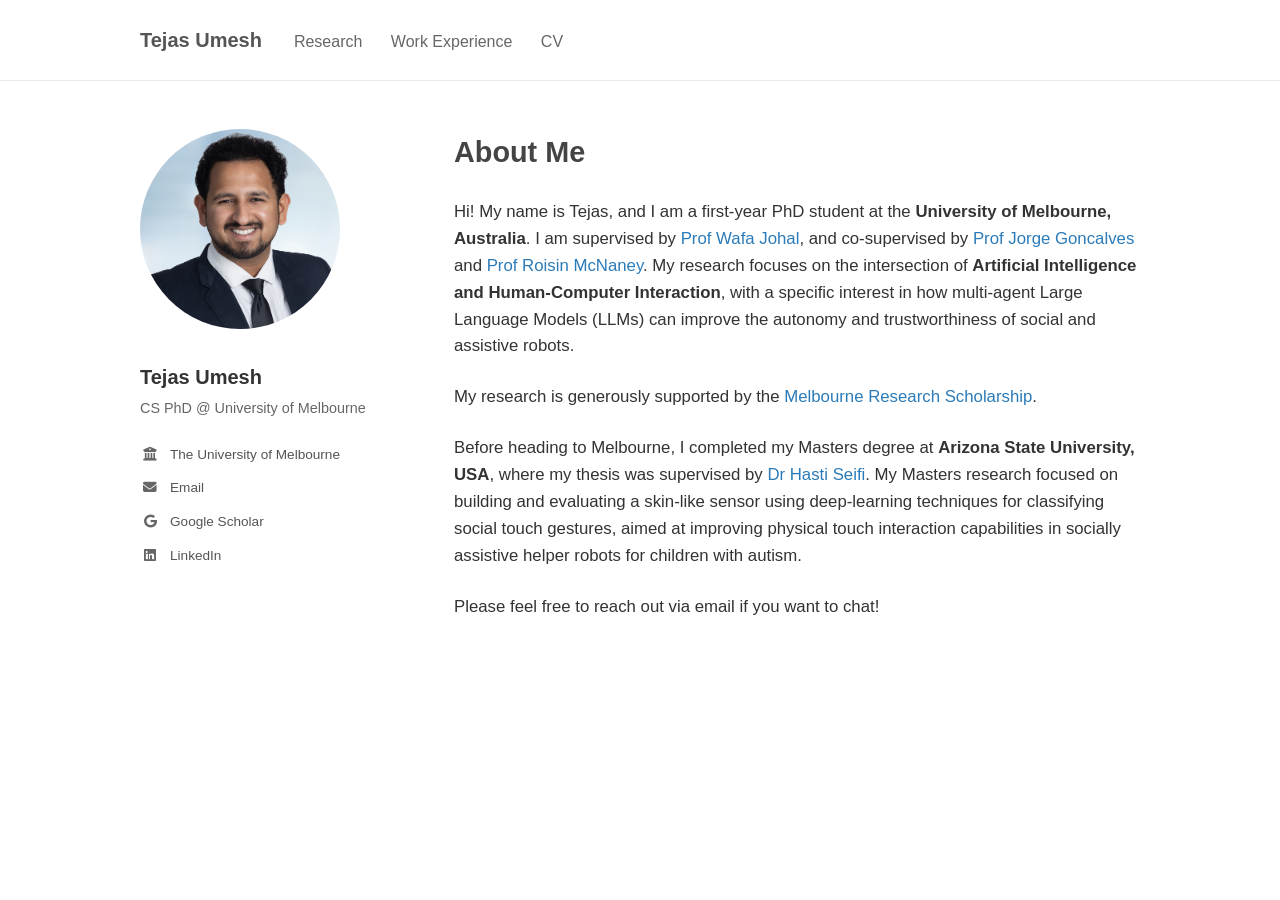
<file: index.html>
<!DOCTYPE html>
<html lang="en">
<head>
    <meta charset="UTF-8">
    <meta name="viewport" content="width=device-width, initial-scale=1.0">
    <title>Tejas Umesh - Academic Profile</title>
    <link rel="stylesheet" href="style.css">
    <link rel="stylesheet" href="https://cdnjs.cloudflare.com/ajax/libs/font-awesome/6.4.0/css/all.min.css">
</head>
<body>
    <header>
        <div class="header-container">
            <h1 class="header-name">Tejas Umesh</h1>
            <nav>
                <a href="research.html">Research</a>
                <a href="workexp.html">Work Experience</a>
                <a href="https://drive.google.com/file/d/1lEvrztrpAwd1dstEohOPXPDWOt3sxBSe/view?usp=sharing"target="_blank">CV</a>
            </nav>
        </div>
    </header>

    <main class="container">
        <aside class="sidebar">
            <img src="profile.jpg" alt="Tejas Umesh" class="profile-pic">
            <h2 class="sidebar-name">Tejas Umesh</h2>
            <p class="sidebar-title">CS PhD @ University of Melbourne</p>
            
            <ul class="sidebar-links">
                <li><i class="fas fa-university"></i> The University of Melbourne</li>
                <li><i class="fas fa-envelope"></i> <a href="mailto:tejas.umesh@student.unimelb.edu.au"target="_blank">Email</a></li>
                <li><i class="fab fa-google"></i> <a href="https://scholar.google.com/citations?user=kW4x2ZUAAAAJ&hl=en"target="_blank">Google Scholar</a></li>
                <li><i class="fab fa-linkedin"></i> <a href="https://www.linkedin.com/in/tejas-umesh"target="_blank">LinkedIn</a></li>
            </ul>
        </aside>

        <section class="content">
            <h1 class="section-title">About Me</h1>
            <p>
                Hi! My name is Tejas, and I am a first-year PhD student at the 
                <strong>University of Melbourne, Australia</strong>. I am supervised by <a href="https://findanexpert.unimelb.edu.au/profile/892823-wafa-johal" target="_blank" style="color: #2b7bb9;">Prof Wafa Johal</a>, and co-supervised by 
                <a href="https://findanexpert.unimelb.edu.au/profile/803639-jorge-goncalves" target="_blank" style="color: #2b7bb9;">Prof Jorge Goncalves</a> and <a href="https://findanexpert.unimelb.edu.au/profile/1117121-roisin-mcnaney" target="_blank" style="color: #2b7bb9;">Prof Roisin McNaney</a>. My research focuses on the intersection of 
                <strong>Artificial Intelligence and Human-Computer Interaction</strong>, with a specific interest in
                how multi-agent Large Language Models (LLMs) can improve the autonomy and trustworthiness of social and assistive robots.
                </p>
                <p>
                My research is generously supported by the <a href="https://scholarships.unimelb.edu.au/awards/melbourne-research-scholarship" target="_blank" style="color: #2b7bb9;">Melbourne Research Scholarship</a>.
                </p>
            <p>
                Before heading to Melbourne, I completed my Masters degree at <strong>Arizona State University, USA</strong>, where
                my thesis was supervised by <a href="https://hastiseifi.com/" target="_blank" style="color: #2b7bb9;">Dr Hasti Seifi</a>. My Masters research focused on 
                building and evaluating a skin-like sensor using deep-learning techniques for
                classifying social touch gestures, aimed at improving physical touch interaction capabilities in socially 
                assistive helper robots for children with autism. 
            </p>
            
            <p>
            Please feel free to reach out via email if you want to chat!
            </p>

        </section>
    </main>
</body>
</html>
</file>
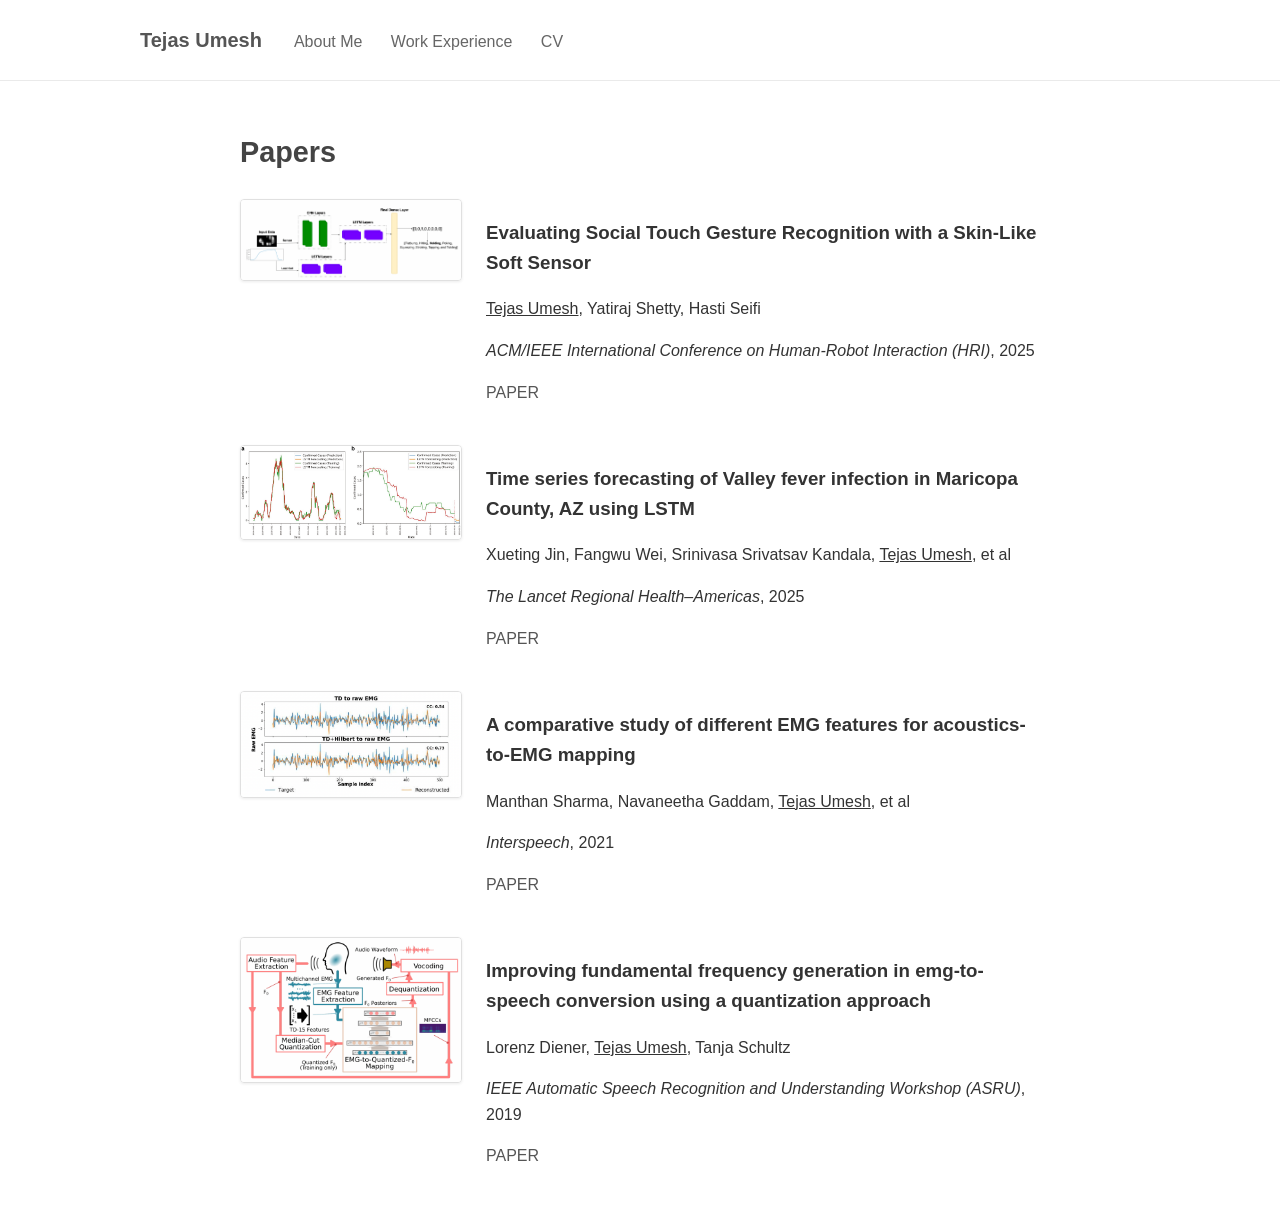
<file: research.html>
<!DOCTYPE html>
<html lang="en">
<head>
    <meta charset="UTF-8">
    <meta name="viewport" content="width=device-width, initial-scale=1.0">
    <title>Tejas Umesh - Research</title>
    <link rel="stylesheet" href="style.css">
</head>
<body>
    <header>
        <div class="header-container">
            <h1 class="header-name">Tejas Umesh</h1>
            <nav>
                <a href="index.html">About Me</a>
                <a href="workexp.html">Work Experience</a>
                <a href="https://drive.google.com/file/d/1lEvrztrpAwd1dstEohOPXPDWOt3sxBSe/view?usp=sharing"target="_blank">CV</a>
            </nav>
        </div>
    </header>

    <main class="container" style="display: block; max-width: 800px;">
        <h1 class="section-title">Papers</h1>

        <div class="publication">
            <img src="thumb1.png" alt="Thumbnail for Paper 1" class="pub-thumb">
            <div class="pub-details">
                <h3 class="pub-title">Evaluating Social Touch Gesture Recognition with a Skin-Like Soft Sensor</h3>
                <p class="pub-authors"><u>Tejas Umesh</u>, Yatiraj Shetty, Hasti Seifi</p>
                <p class="pub-venue"><em>ACM/IEEE International Conference on Human-Robot Interaction (HRI)</em>, 2025</p>
                <div class="pub-links">
                    <a href="https://ieeexplore.ieee.org/document/10974131/"target="_blank" class="pub-btn">PAPER</a>
                </div>
            </div>
        </div>

        <div class="publication">
            <img src="thumb2.jpg" alt="Thumbnail for Paper 2" class="pub-thumb">
            <div class="pub-details">
                <h3 class="pub-title">Time series forecasting of Valley fever infection in Maricopa County, AZ using LSTM</h3>
                <p class="pub-authors">Xueting Jin, Fangwu Wei, Srinivasa Srivatsav Kandala, <u>Tejas Umesh</u>, et al </p>
                <p class="pub-venue"><em>The Lancet Regional Health–Americas</em>, 2025</p>
                <div class="pub-links">
                    <a href="https://www.thelancet.com/journals/lanam/article/PIIS2667-193X(25)00020-1/fulltext" target="_blank"class="pub-btn">PAPER</a>
                </div>
            </div>
        </div>

        <div class="publication">
            <img src="thumb3.png" alt="Thumbnail for Paper 3" class="pub-thumb">
            <div class="pub-details">
                <h3 class="pub-title">A comparative study of different EMG features for acoustics-to-EMG mapping</h3>
                <p class="pub-authors">Manthan Sharma, Navaneetha Gaddam, <u>Tejas Umesh</u>, et al </p>
                <p class="pub-venue"><em>Interspeech</em>, 2021</p>
                <div class="pub-links">
                    <a href="https://www.isca-archive.org/interspeech_2021/sharma21_interspeech.html" target="_blank"class="pub-btn">PAPER</a>
                </div>
            </div>
        </div>

        <div class="publication">
            <img src="thumb4.png" alt="Thumbnail for Paper 4" class="pub-thumb">
            <div class="pub-details">
                <h3 class="pub-title">Improving fundamental frequency generation in emg-to-speech conversion using a quantization approach</h3>
                <p class="pub-authors">Lorenz Diener, <u>Tejas Umesh</u>, Tanja Schultz </p>
                <p class="pub-venue"><em>IEEE Automatic Speech Recognition and Understanding Workshop (ASRU)</em>, 2019</p>
                <div class="pub-links">
                    <a href="https://ieeexplore.ieee.org/abstract/document/9003804" target="_blank"class="pub-btn">PAPER</a>
                </div>
            </div>
        </div>
        
    </main>
</body>
</html>
</file>
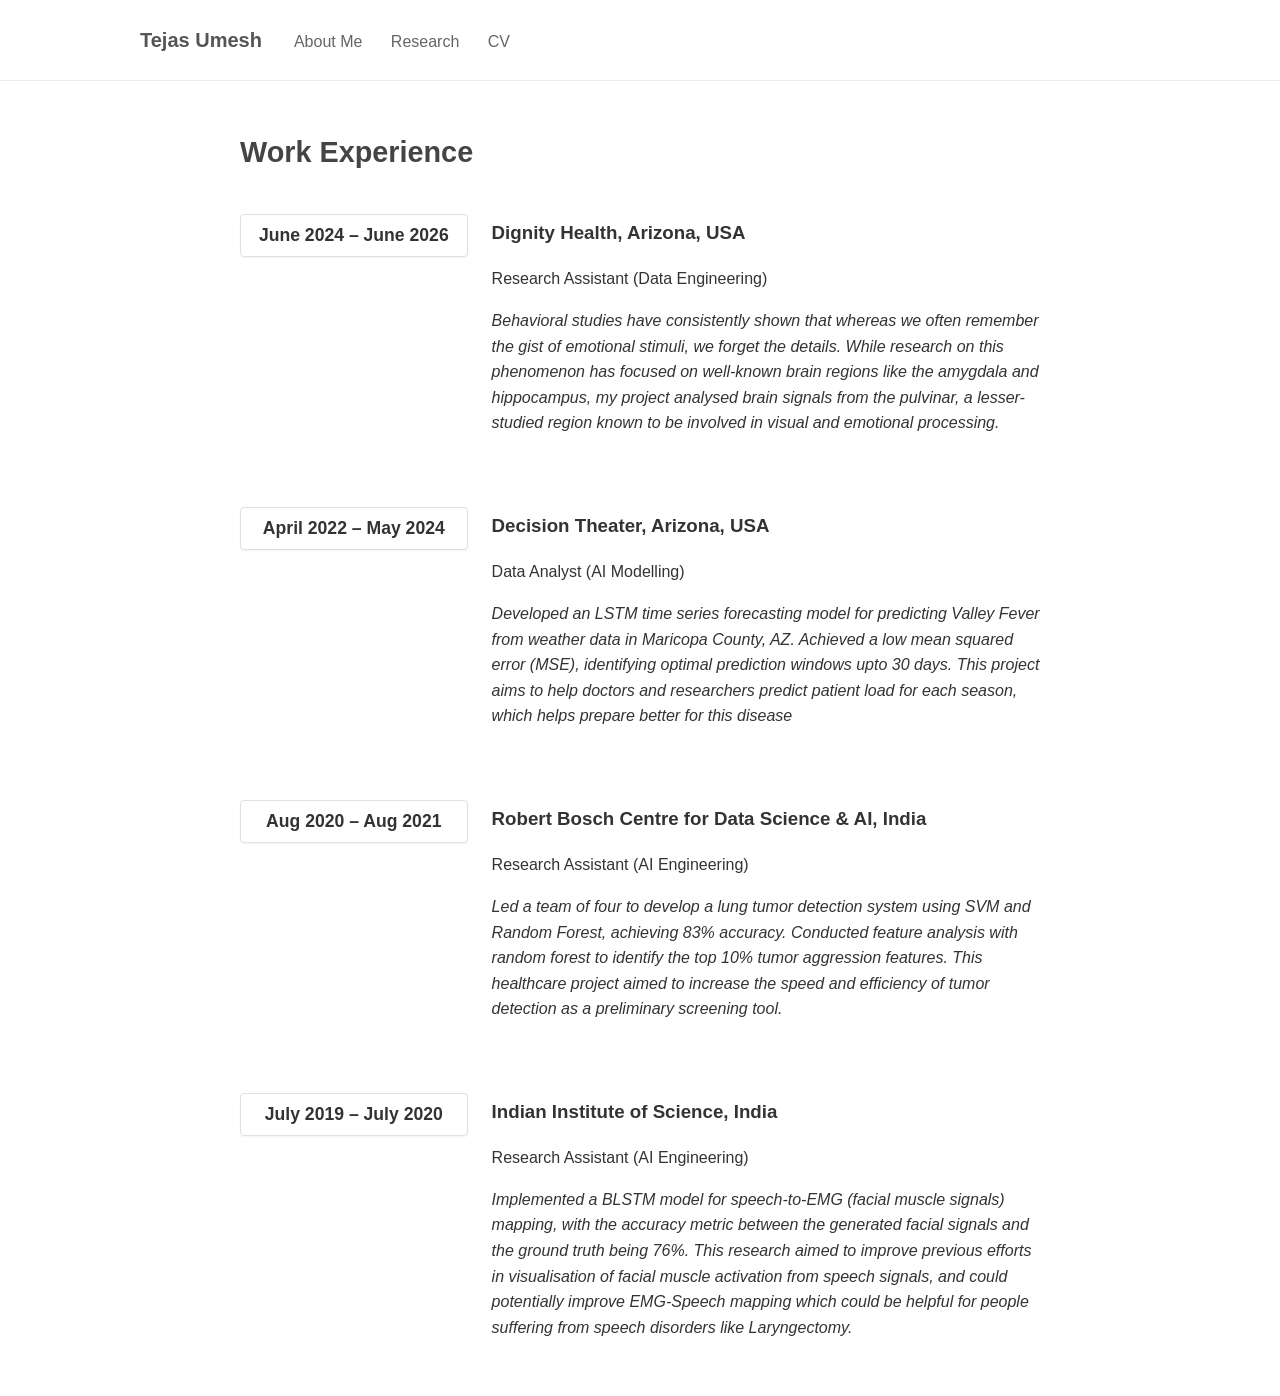
<file: workexp.html>
<!DOCTYPE html>
<html lang="en">
<head>
    <meta charset="UTF-8">
    <meta name="viewport" content="width=device-width, initial-scale=1.0">
    <title>Tejas Umesh - Work Experience</title>
    <link rel="stylesheet" href="style.css">
</head>
<body>
    <header>
        <div class="header-container">
            <h1 class="header-name">Tejas Umesh</h1>
            <nav>
                <a href="index.html">About Me</a>
               <a href="research.html">Research</a>
                <a href="https://drive.google.com/file/d/1lEvrztrpAwd1dstEohOPXPDWOt3sxBSe/view?usp=sharing"target="_blank">CV</a>
            </nav>
        </div>
    </header>

    <main class="container" style="display: block; max-width: 800px;">
    <h1 class="section-title">Work Experience</h1>
        <div class="publication">
            <!--
            <img src="workexp1.png" alt="Thumbnail for Paper 1" class="pub-thumb">
            -->
            <div class="date-badge">June 2024 – June 2026</div>
            <div class="pub-details">
                <h3 class="pub-title">Dignity Health, Arizona, USA</h3>
                <p class="pub-authors">Research Assistant (Data Engineering)</p>
                <p class="pub-venue"><em>
Behavioral studies have consistently shown that whereas we often remember the gist of emotional stimuli, we forget the details.
                While research on this phenomenon has focused on well-known brain regions like the amygdala and hippocampus, my project analysed brain signals from the pulvinar, a lesser-studied region known to be involved in visual and emotional processing.</em></p>
            </div>
        </div>

        <div class="publication">
            <!--
            <img src="workexp2.png" alt="Thumbnail for Paper 2" class="pub-thumb">
            -->
            <div class="date-badge">April 2022 – May 2024</div>
            <div class="pub-details">
                <h3 class="pub-title">Decision Theater, Arizona, USA</h3>
                <p class="pub-authors">Data Analyst (AI Modelling) </p>
                <p class="pub-venue"><em>Developed an LSTM time series forecasting model for predicting Valley Fever from weather data in Maricopa County,
AZ. Achieved a low mean squared error (MSE), identifying optimal prediction windows upto 30 days. This project aims
to help doctors and researchers predict patient load for each season, which helps prepare better for this disease</em></p>
            </div>
        </div>

        <div class="publication">
            <!--
            <img src="workexp3.png" alt="Thumbnail for Paper 3" class="pub-thumb">
            -->
            <div class="date-badge">Aug 2020 – Aug 2021</div>
            <div class="pub-details">
                <h3 class="pub-title">Robert Bosch Centre for Data Science & AI, India</h3>
                <p class="pub-authors">Research Assistant (AI Engineering)</p>
                <p class="pub-venue"><em>Led a team of four to develop a lung tumor detection system using SVM and Random Forest, achieving 83% accuracy. 
                  Conducted feature analysis with random forest to identify the top 10% tumor aggression features. This healthcare project aimed to increase the speed and efficiency of tumor detection as a preliminary screening tool.</em></p>
            </div>
        </div>

        <div class="publication">
            <!--
            <img src="workexp4.png" alt="Thumbnail for Paper 4" class="pub-thumb">
            -->
            <div class="date-badge">July 2019 – July 2020</div>
            <div class="pub-details">
                <h3 class="pub-title">Indian Institute of Science, India</h3>
                <p class="pub-authors">Research Assistant (AI Engineering)</p>
                <p class="pub-venue"><em>Implemented a BLSTM model for speech-to-EMG (facial muscle signals) mapping, with the accuracy metric between the generated facial signals and the ground truth being 76%. This research aimed to improve previous efforts in visualisation of facial muscle activation from
                speech signals, and could potentially improve EMG-Speech mapping which could be helpful for people suffering from speech disorders like Laryngectomy.</em></p>
            </div>
        </div>
        
    </main>
</body>
</html>
</file>
<file: style.css>
/* Base Styles & Typography */
:root {
    --text-color: #333333;
    --link-color: #555555;
    --hover-color: #000000;
    --bg-color: #ffffff;
    --border-color: #eaeaea;
}

body {
    font-family: -apple-system, BlinkMacSystemFont, "Segoe UI", Roboto, Helvetica, Arial, sans-serif;
    color: var(--text-color);
    background-color: var(--bg-color);
    line-height: 1.6;
    margin: 0;
    padding: 0;
}

a {
    color: var(--link-color);
    text-decoration: none;
}

a:hover {
    color: var(--hover-color);
    text-decoration: underline;
}

/* Header */
header {
    border-bottom: 1px solid var(--border-color);
    padding: 1.5rem 0;
    margin-bottom: 3rem;
}

.header-container {
    max-width: 1000px;
    margin: 0 auto;
    padding: 0 2rem;
    display: flex;
    align-items: baseline;
    gap: 2rem;
}

.header-name {
    font-size: 1.25rem;
    font-weight: 600;
    margin: 0;
    color: #555;
}

nav a {
    margin-right: 1.5rem;
    font-size: 1rem;
    color: #666;
}

/* Main Layout */
.container {
    max-width: 1000px;
    margin: 0 auto;
    padding: 0 2rem;
    display: flex;
    gap: 4rem;
}

/* Sidebar */
.sidebar {
    flex: 0 0 250px;
}

.profile-pic {
    width: 200px;
    height: 200px;
    border-radius: 50%;
    object-fit: cover;
    margin-bottom: 1.5rem;
}

.sidebar-name {
    font-size: 1.25rem;
    margin: 0 0 0.25rem 0;
}

.sidebar-title {
    font-size: 0.9rem;
    color: #666;
    margin-top: 0;
    margin-bottom: 1.5rem;
}

.sidebar-links {
    list-style: none;
    padding: 0;
    margin: 0;
    font-size: 0.85rem;
}

.sidebar-links li {
    margin-bottom: 0.75rem;
    display: flex;
    align-items: center;
    color: #555;
}

.sidebar-links i {
    width: 20px;
    margin-right: 10px;
    text-align: center;
    color: #666;
}

/* Content Area */
.content {
    flex: 1;
}

.section-title {
    font-size: 1.8rem;
    font-weight: 700;
    margin-top: 0;
    margin-bottom: 1.5rem;
    color: #444;
}

.content p {
    margin-bottom: 1.5rem;
    font-size: 1.05rem;
}

.interests-list {
    margin-bottom: 1.5rem;
    padding-left: 1.5rem;
    font-size: 1.05rem;
}

.interests-list li {
    margin-bottom: 0.5rem;
}

/* Mobile Responsiveness */
@media (max-width: 768px) {
    .container {
        flex-direction: column;
        gap: 2rem;
    }
    
    .sidebar {
        flex: auto;
        text-align: center;
    }

    .sidebar-links li {
        justify-content: center;
    }
}

/* Container holding the image and text */
.publication {
    display: flex;             /* This is the magic command that puts them side-by-side */
    align-items: flex-start;   /* Aligns both the image and text to the top */
    gap: 1.5rem;               /* Adds a nice gap between the image and the text */
    margin-bottom: 2.5rem;     /* Adds space below the entire publication entry */
}

/* The image itself */
.pub-thumb {
    width: 220px;              /* Shrinks the image down to a reasonable width */
    height: auto;              /* Keeps the image proportions from stretching */
    flex-shrink: 0;            /* Prevents the text from squishing the image too small */
    
    /* Optional: matches the clean style from your screenshot */
    border: 1px solid #e0e0e0; 
    border-radius: 4px;
    box-shadow: 0 1px 3px rgba(0,0,0,0.08);
}

/* The text area */
.pub-details {
    flex: 1;                   /* Tells the text to take up all remaining horizontal space */
}

/* Mobile Responsiveness (Stacks them on small screens like phones) */
@media (max-width: 768px) {
    .publication {
        flex-direction: column; 
    }
    .pub-thumb {
        width: 100%;
        max-width: 300px;
    }
}

.date-badge {
    /* Makes it act like the thumbnail image */
    width: 200px;
    flex-shrink: 0;
    
    /* Recreates the visual styling from your screenshot */
    border: 1px solid #e0e0e0;
    border-radius: 4px;
    padding: 0.4rem 0.8rem;
    font-size: 1.1rem;
    font-weight: 700;
    color: #333;
    box-shadow: 0 1px 2px rgba(0,0,0,0.05);
    
    /* Aligns the text inside the box to the center */
    text-align: center;
    
    /* Nudges the badge down perfectly level with the h3 title */
    margin-top: 15px; 
}

/* Mobile adjustment so it stacks cleanly on phones */
@media (max-width: 768px) {
    .date-badge {
        width: fit-content;
        margin-bottom: 1rem;
    }
}
</file>
